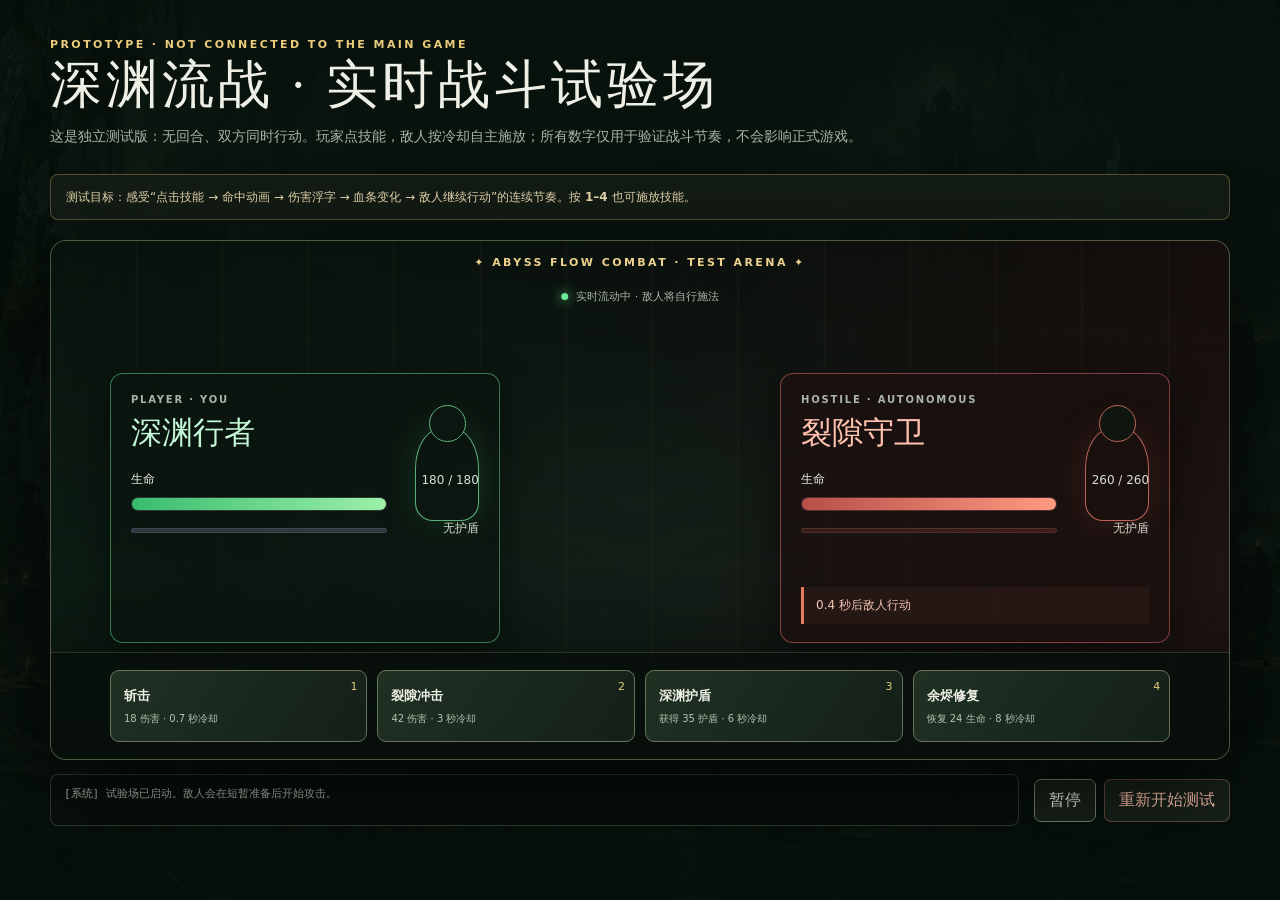
<file: web/prototype/real-time-combat-test/index.html>
<!doctype html>
<html lang="zh-CN">
<head>
  <meta charset="utf-8">
  <meta name="viewport" content="width=device-width,initial-scale=1">
  <title>Abyss Flow Combat · Test Arena</title>
  <style>
    :root{color-scheme:dark;--bg:#07100c;--panel:#111b15e8;--line:#71816375;--ink:#eef0e6;--muted:#aab5a5;--gold:#ebcb7c;--green:#5ce290;--red:#f17767;--blue:#8db7d6;font-family:Inter,"PingFang SC","Microsoft YaHei",system-ui,sans-serif}*{box-sizing:border-box}body{min-height:100vh;margin:0;color:var(--ink);background:linear-gradient(#06100bcf,#06100bf2),url("../../public/assets/abyss-gateway-v1.png") center/cover fixed var(--bg)}button{font:inherit;color:inherit;cursor:pointer}button:disabled{opacity:.4;cursor:not-allowed}.page{width:min(1180px,calc(100% - 32px));margin:auto;padding:38px 0 55px}.eyebrow{margin:0 0 8px;color:var(--gold);font-size:11px;font-weight:700;letter-spacing:.22em}h1{margin:0;font:500 clamp(30px,5vw,52px)/1 Georgia,"Songti SC",serif;letter-spacing:.08em}.sub{margin:14px 0 25px;color:var(--muted);font-size:14px;line-height:1.7}.notice{padding:12px 15px;border:1px solid #a68a4f77;background:#151e16df;border-radius:8px;color:#e7d8ae;font-size:12px;line-height:1.7}.arena{position:relative;overflow:hidden;min-height:520px;margin-top:20px;border:1px solid #86936c88;border-radius:16px;background:radial-gradient(ellipse at center,#2e493422,transparent 58%),linear-gradient(90deg,#0d1d14e8,#101b16d9 48%,#231513d9);box-shadow:0 24px 90px #000a}.arena:before{content:"";position:absolute;inset:0;background:repeating-linear-gradient(90deg,transparent 0 84px,#e5c87408 85px 86px),linear-gradient(0deg,#0006,transparent 35%,#0005);pointer-events:none}.arena-title{position:absolute;top:16px;left:50%;transform:translateX(-50%);z-index:2;color:#ecd28e;font:700 11px/1 system-ui;letter-spacing:.22em;white-space:nowrap}.flow{position:absolute;z-index:2;left:50%;top:48px;transform:translateX(-50%);display:flex;align-items:center;gap:8px;color:#aab5a5;font-size:11px}.pulse{width:7px;height:7px;border-radius:50%;background:#6de99a;box-shadow:0 0 12px #6de99a;animation:pulse 1.2s infinite}.flow.paused .pulse{background:#e6bd63;box-shadow:0 0 12px #e6bd63;animation:none}.fighter{position:absolute;z-index:1;bottom:116px;width:min(38%,390px);min-height:270px;padding:20px;border:1px solid var(--line);border-radius:13px;background:#0b1510bc;box-shadow:0 15px 40px #0007;transition:filter .16s,transform .16s}.fighter.player{left:5%;border-color:#58d68a85}.fighter.enemy{right:5%;border-color:#e26c6085;background:#1b1110c9}.fighter.hit{filter:brightness(1.65);transform:translateY(2px) translateX(4px)}.fighter.enemy.hit{transform:translateY(2px) translateX(-4px)}.fighter.defeated{filter:grayscale(.8) brightness(.45);transform:translateY(22px)}.role{font-size:10px;font-weight:700;letter-spacing:.18em;color:var(--muted)}.name{margin:7px 0 17px;font:500 clamp(21px,3vw,31px) Georgia,"Songti SC",serif}.enemy .name{color:#ffc1ad}.player .name{color:#c3f6d4}.stats{display:grid;grid-template-columns:1fr auto;gap:9px 12px;align-items:center;font-size:12px}.bar{height:14px;overflow:hidden;border:1px solid #ffffff15;border-radius:99px;background:#19271d}.enemy .bar{background:#3b1c1a}.fill{height:100%;width:100%;transform-origin:left;transition:transform .18s linear}.hp .fill{background:linear-gradient(90deg,#38bd70,#9df0a8)}.enemy .hp .fill{background:linear-gradient(90deg,#b84f49,#ff9982)}.shield{height:5px;margin-top:3px;background:#2d3740}.shield .fill{background:linear-gradient(90deg,#879eaf,#dcecff)}.value{min-width:80px;text-align:right;font-variant-numeric:tabular-nums;color:#d8ded3}.statuses{display:flex;min-height:29px;gap:7px;flex-wrap:wrap;margin-top:18px}.status{padding:5px 8px;border:1px solid #758b9970;border-radius:5px;background:#738a9b19;color:#d1e4f2;font-size:11px}.status.rage{border-color:#df7d6170;background:#df7d6119;color:#ffc0a7}.intent{position:absolute;right:20px;bottom:18px;left:20px;padding:10px 12px;border-left:3px solid #e47a60;background:#e47a600e;color:#f0c2b2;font-size:12px}.character{position:absolute;right:20px;top:53px;width:64px;height:94px;border:1px solid currentColor;border-radius:44% 44% 18px 18px;opacity:.75}.character:before{content:"";position:absolute;width:35px;height:35px;border:1px solid currentColor;border-radius:50%;left:13px;top:-23px;background:#0d1711}.player .character{color:#78e6a0;box-shadow:0 0 35px #55d68032}.enemy .character{color:#f1816e;box-shadow:0 0 35px #e15b5332}.impact{position:absolute;z-index:3;left:50%;top:51%;display:none;transform:translate(-50%,-50%);font:700 25px Georgia;color:#ffdf86;text-shadow:0 0 18px #ffad50;pointer-events:none}.impact.show{display:block;animation:impact .6s ease-out forwards}.floating{position:absolute;z-index:4;font:700 20px/1 ui-monospace,monospace;pointer-events:none;text-shadow:0 2px 5px #000;animation:float .72s ease-out forwards}.floating.player{color:#f2c95d}.floating.enemy{color:#ff8775}.controls{position:absolute;z-index:2;bottom:0;left:0;right:0;display:flex;gap:10px;padding:17px 5%;background:#080f0cce;border-top:1px solid #6c785955}.skill{position:relative;flex:1;min-height:72px;padding:11px 13px;border:1px solid #67745b;background:linear-gradient(125deg,#203124,#132018);border-radius:9px;text-align:left;overflow:hidden;transition:transform .12s,border-color .12s}.skill:hover:not(:disabled){transform:translateY(-2px);border-color:#e8c978}.skill strong{display:block;font-size:13px}.skill small{display:block;margin-top:7px;color:#b5c2b1;font-size:10px}.cooldown{position:absolute;inset:0;background:#071009ad;transform-origin:left;pointer-events:none}.skill.ready .cooldown{display:none}.skill .key{position:absolute;right:9px;top:9px;color:var(--gold);font-size:11px}.below{display:flex;justify-content:space-between;gap:15px;align-items:center;margin-top:14px}.log{min-height:52px;flex:1;padding:10px 13px;border:1px solid #5f6b5577;border-radius:8px;background:#09100dce;color:#afbbab;font:11px/1.6 ui-monospace,monospace}.buttons{display:flex;gap:8px}.buttons button{padding:10px 14px;border:1px solid #77826a;border-radius:7px;background:#172119}.buttons .danger{border-color:#c2756377;color:#ffc1ad}@keyframes pulse{50%{opacity:.35;transform:scale(.65)}}@keyframes impact{0%{opacity:0;transform:translate(-50%,-50%) scale(.5)}35%{opacity:1}100%{opacity:0;transform:translate(-50%,-80%) scale(1.45)}}@keyframes float{0%{opacity:0;transform:translate(-50%,8px) scale(.8)}20%{opacity:1}100%{opacity:0;transform:translate(-50%,-50px) scale(1.08)}}@media(max-width:700px){.page{width:min(100% - 20px,1180px);padding-top:22px}.arena{min-height:690px}.fighter{bottom:150px;width:45%;padding:14px;min-height:305px}.fighter.player{left:3%}.fighter.enemy{right:3%}.character{display:none}.controls{flex-wrap:wrap;padding:12px}.skill{flex-basis:calc(50% - 5px);min-height:61px}.below{align-items:stretch;flex-direction:column}.buttons button{flex:1}}
  </style>
</head>
<body>
  <main class="page">
    <p class="eyebrow">PROTOTYPE · NOT CONNECTED TO THE MAIN GAME</p>
    <h1>深渊流战 · 实时战斗试验场</h1>
    <p class="sub">这是独立测试版：无回合、双方同时行动。玩家点技能，敌人按冷却自主施放；所有数字仅用于验证战斗节奏，不会影响正式游戏。</p>
    <p class="notice">测试目标：感受“点击技能 → 命中动画 → 伤害浮字 → 血条变化 → 敌人继续行动”的连续节奏。按 <b>1–4</b> 也可施放技能。</p>
    <section class="arena" id="arena" aria-label="实时战斗试验场">
      <div class="arena-title">✦ ABYSS FLOW COMBAT · TEST ARENA ✦</div>
      <div class="flow" id="flow"><span class="pulse"></span><span id="flow-text">实时流动中 · 敌人将自行施法</span></div>
      <div class="fighter player" id="player-card">
        <div class="role">PLAYER · YOU</div><div class="name">深渊行者</div><div class="character"></div>
        <div class="stats"><span>生命</span><span class="value" id="player-hp-text"></span><div class="bar hp"><div class="fill" id="player-hp"></div></div><span></span><div class="bar shield"><div class="fill" id="player-shield"></div></div><span class="value" id="player-shield-text"></span></div>
        <div class="statuses" id="player-status"></div>
      </div>
      <div class="impact" id="impact">⚔</div>
      <div class="fighter enemy" id="enemy-card">
        <div class="role">HOSTILE · AUTONOMOUS</div><div class="name">裂隙守卫</div><div class="character"></div>
        <div class="stats"><span>生命</span><span class="value" id="enemy-hp-text"></span><div class="bar hp"><div class="fill" id="enemy-hp"></div></div><span></span><div class="bar shield"><div class="fill" id="enemy-shield"></div></div><span class="value" id="enemy-shield-text"></span></div>
        <div class="statuses" id="enemy-status"></div><div class="intent" id="intent">正在观察你的行动…</div>
      </div>
      <div class="controls" id="skills">
        <button class="skill" data-skill="strike"><span class="key">1</span><strong>斩击</strong><small>18 伤害 · 0.7 秒冷却</small><span class="cooldown"></span></button>
        <button class="skill" data-skill="arcane"><span class="key">2</span><strong>裂隙冲击</strong><small>42 伤害 · 3 秒冷却</small><span class="cooldown"></span></button>
        <button class="skill" data-skill="guard"><span class="key">3</span><strong>深渊护盾</strong><small>获得 35 护盾 · 6 秒冷却</small><span class="cooldown"></span></button>
        <button class="skill" data-skill="mend"><span class="key">4</span><strong>余烬修复</strong><small>恢复 24 生命 · 8 秒冷却</small><span class="cooldown"></span></button>
      </div>
    </section>
    <div class="below"><div class="log" id="log">[系统] 试验场已启动。敌人会在短暂准备后开始攻击。</div><div class="buttons"><button id="pause">暂停</button><button id="restart" class="danger">重新开始测试</button></div></div>
  </main>
  <script>
    "use strict";
    const $=id=>document.getElementById(id), max={player:180,enemy:260}, initial=()=>({player:180,enemy:260,ps:0,es:0,paused:false,ended:false,last:performance.now(),enemyNext:performance.now()+1500,cd:{strike:0,arcane:0,guard:0,mend:0}}); let game=initial();
    const skills={strike:{cd:700,damage:18,name:"斩击"},arcane:{cd:3000,damage:42,name:"裂隙冲击"},guard:{cd:6000,shield:35,name:"深渊护盾"},mend:{cd:8000,heal:24,name:"余烬修复"}};
    const log=text=>$("log").textContent=`[${new Date().toLocaleTimeString("zh-CN",{hour:"2-digit",minute:"2-digit",second:"2-digit"})}] ${text}`;
    const clamp=(n,max)=>Math.max(0,Math.min(max,n));
    function hit(target,amount){let shield=target==="player"?game.ps:game.es, health=target==="player"?game.player:game.enemy, used=Math.min(shield,amount); shield-=used; health-=amount-used; if(target==="player"){game.ps=shield;game.player=health}else{game.es=shield;game.enemy=health} flash(target,amount);}
    function flash(target,amount){const card=$(target+"-card"), floating=document.createElement("span");card.classList.remove("hit");void card.offsetWidth;card.classList.add("hit");floating.className="floating "+target;floating.textContent="−"+amount;floating.style.left="50%";floating.style.top="45%";card.append(floating);setTimeout(()=>card.classList.remove("hit"),180);setTimeout(()=>floating.remove(),750);$("impact").classList.remove("show");void $("impact").offsetWidth;$("impact").classList.add("show");}
    function cast(id,now){const skill=skills[id];if(game.paused||game.ended||now<game.cd[id])return;game.cd[id]=now+skill.cd;if(skill.damage){hit("enemy",skill.damage);log(`你施放「${skill.name}」，造成 ${skill.damage} 点伤害。`)}if(skill.shield){game.ps=clamp(game.ps+skill.shield,max.player);log(`你施放「${skill.name}」，获得 ${skill.shield} 护盾。`)}if(skill.heal){game.player=clamp(game.player+skill.heal,max.player);log(`你施放「${skill.name}」，恢复 ${skill.heal} 生命。`)}checkEnd();render(now);}
    function enemyAct(now){if(now<game.enemyNext||game.ended)return;const heavy=Math.random()<.3, amount=heavy?30:17;hit("player",amount);game.enemyNext=now+(heavy?3000:1700);$("intent").textContent=heavy?"下一招：裂地重击 · 30 伤害":"下一招：暗影挥砍 · 17 伤害";log(`裂隙守卫${heavy?"发动裂地重击":"挥出暗影利刃"}，造成 ${amount} 点伤害。`);checkEnd();}
    function checkEnd(){if(game.player<=0||game.enemy<=0){game.ended=true;const win=game.enemy<=0;$("flow-text").textContent=win?"测试胜利 · 敌人已被击败":"测试结束 · 你被击败";$(win?"enemy-card":"player-card").classList.add("defeated");log(win?"你获胜了。请测试技能节奏或重新开始。":"你被击败了。请重新开始测试。");}}
    function render(now){for(const who of ["player","enemy"]){const hp=game[who], shield=who==="player"?game.ps:game.es;$(who+"-hp").style.transform=`scaleX(${clamp(hp,max[who])/max[who]})`;$(who+"-shield").style.transform=`scaleX(${shield/max[who]})`;$(who+"-hp-text").textContent=`${Math.ceil(hp)} / ${max[who]}`;$(who+"-shield-text").textContent=shield?`护盾 ${Math.ceil(shield)}`:"无护盾";$(who+"-status").replaceChildren();if(shield){const tag=document.createElement("span");tag.className="status";tag.textContent=`🛡 护盾 ${Math.ceil(shield)}`;$(who+"-status").append(tag)}}for(const [id,end]of Object.entries(game.cd)){const button=document.querySelector(`[data-skill="${id}"]`),remaining=Math.max(0,end-now),cool=button.querySelector(".cooldown");button.disabled=game.paused||game.ended||remaining>0;button.classList.toggle("ready",remaining===0);cool.style.transform=`scaleX(${remaining/skills[id].cd})`}$("flow").classList.toggle("paused",game.paused);if(!game.paused&&!game.ended)$("intent").textContent=`${Math.max(0,(game.enemyNext-now)/1000).toFixed(1)} 秒后敌人行动`}
    function tick(now){const elapsed=Math.min(80,now-game.last);game.last=now;if(!game.paused&&!game.ended){game.ps=Math.max(0,game.ps-elapsed*.0018);game.es=Math.max(0,game.es-elapsed*.0012);enemyAct(now)}render(now);requestAnimationFrame(tick)}
    document.querySelectorAll("[data-skill]").forEach(button=>button.addEventListener("click",()=>cast(button.dataset.skill,performance.now())));document.addEventListener("keydown",event=>{if(!event.repeat&&"1234".includes(event.key))cast({1:"strike",2:"arcane",3:"guard",4:"mend"}[event.key],performance.now())});$("pause").onclick=()=>{game.paused=!game.paused;$("pause").textContent=game.paused?"继续":"暂停";$("flow-text").textContent=game.paused?"已暂停 · 双方行动已冻结":"实时流动中 · 敌人将自行施法";render(performance.now())};$("restart").onclick=()=>{game=initial();document.querySelectorAll(".defeated").forEach(el=>el.classList.remove("defeated"));$("pause").textContent="暂停";$("flow-text").textContent="实时流动中 · 敌人将自行施法";log("试验场已重置。")};render(performance.now());requestAnimationFrame(tick);
  </script>
</body>
</html>
</file>
